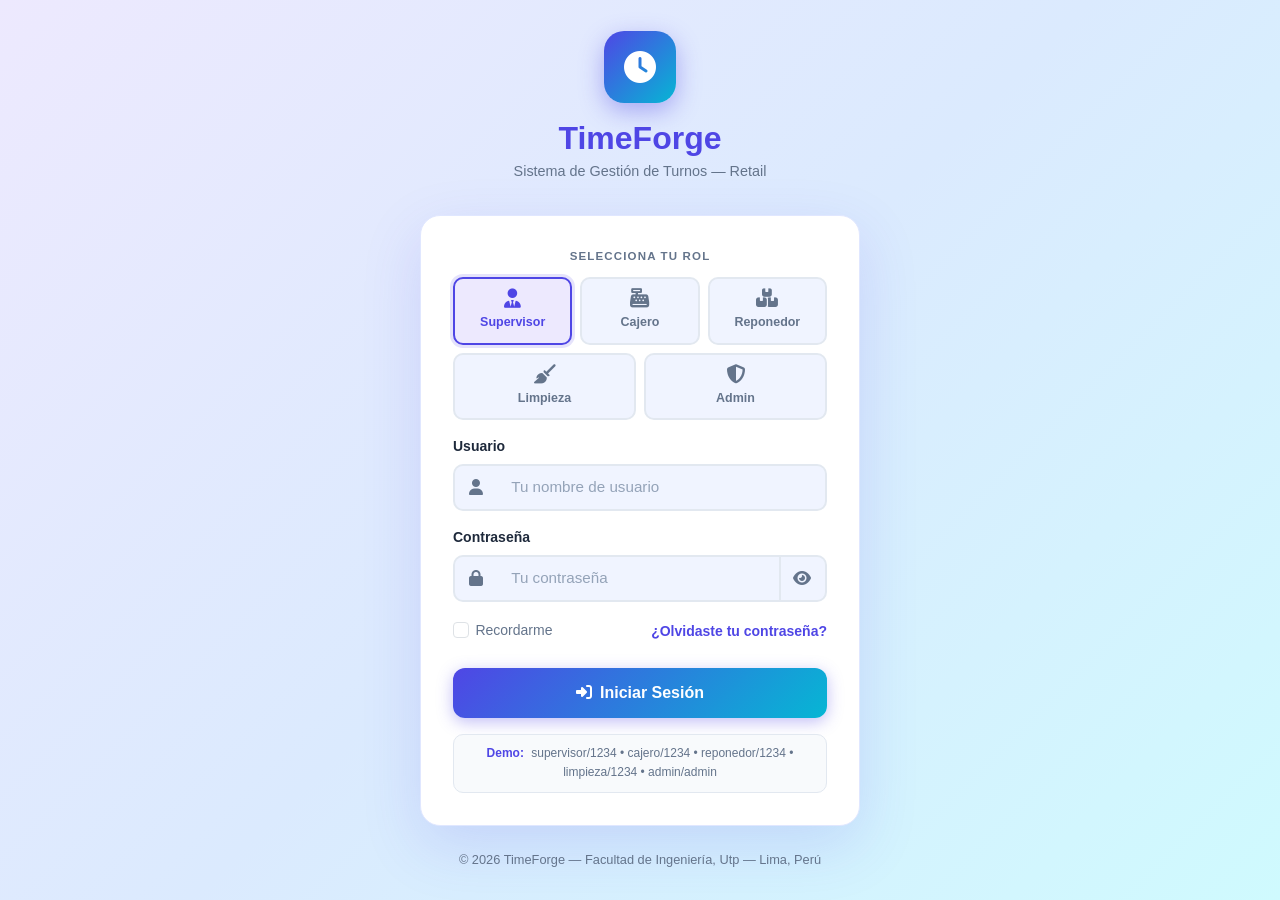
<file: src/main/resources/static/index.html>
<!DOCTYPE html>
<html lang="es">
<head>
    <meta charset="UTF-8">
    <meta name="viewport" content="width=device-width, initial-scale=1.0">
    <title>TimeForge - Iniciar Sesión</title>
    <link href="https://cdn.jsdelivr.net/npm/bootstrap@5.3.0/dist/css/bootstrap.min.css" rel="stylesheet">
    <link rel="stylesheet" href="https://cdnjs.cloudflare.com/ajax/libs/font-awesome/6.4.0/css/all.min.css">
    <link rel="stylesheet" href="css/style_login.css">
</head>

<body>
<div class="login-wrapper">

    <div class="brand-header">
        <div class="brand-icon"><i class="fa-solid fa-clock"></i></div>
        <h1>TimeForge</h1>
        <p>Sistema de Gestión de Turnos — Retail</p>
    </div>

    <div class="login-card">
        <p class="role-label text-center">Selecciona tu rol</p>

        <!-- Fila 1: roles operativos -->
        <div class="role-selector mb-2" id="roleSelector">
            <div class="role-btn active" data-role="supervisor">
                <i class="fa-solid fa-user-tie"></i> Supervisor
            </div>
            <div class="role-btn" data-role="cajero">
                <i class="fa-solid fa-cash-register"></i> Cajero
            </div>
            <div class="role-btn" data-role="reponedor">
                <i class="fa-solid fa-boxes-stacked"></i> Reponedor
            </div>
        </div>
        <!-- Fila 2: limpieza + admin -->
        <div class="role-selector mb-3">
            <div class="role-btn" data-role="limpieza">
                <i class="fa-solid fa-broom"></i> Limpieza
            </div>
            <div class="role-btn" data-role="admin">
                <i class="fa-solid fa-shield-halved"></i> Admin
            </div>
        </div>

        <div class="alert alert-login mb-3" id="loginAlert" style="display:none;">
            <i class="fa-solid fa-triangle-exclamation me-2"></i>
            <span id="alertMsg"></span>
        </div>

        <form id="loginForm" novalidate>
            <div class="mb-3">
                <label class="form-label">Usuario</label>
                <div class="input-group">
                    <span class="input-group-text"><i class="fa-solid fa-user"></i></span>
                    <input type="text" class="form-control" id="username" placeholder="Tu nombre de usuario" required>
                </div>
            </div>
            <div class="mb-3">
                <label class="form-label">Contraseña</label>
                <div class="input-group">
                    <span class="input-group-text"><i class="fa-solid fa-lock"></i></span>
                    <input type="password" class="form-control" id="password" placeholder="Tu contraseña" required>
                    <button type="button" class="btn-password-toggle" id="togglePassword">
                        <i class="fa-solid fa-eye" id="eyeIcon"></i>
                    </button>
                </div>
            </div>
            <div class="d-flex justify-content-between align-items-center mb-4">
                <div class="form-check">
                    <input class="form-check-input" type="checkbox" id="rememberMe">
                    <label class="form-check-label" for="rememberMe">Recordarme</label>
                </div>
                <a href="#" class="forgot-link">¿Olvidaste tu contraseña?</a>
            </div>
            <button type="submit" class="btn-login" id="btnLogin">
                <span id="btnText"><i class="fa-solid fa-right-to-bracket me-2"></i>Iniciar Sesión</span>
                <span id="btnSpinner" class="d-none">
                    <span class="spinner-border spinner-border-sm me-2"></span>Verificando...
                </span>
            </button>
        </form>

        <!-- Credenciales demo -->
        <div class="demo-hint mt-3">
            <span class="demo-title">Demo:</span>
            supervisor/1234 &bull; cajero/1234 &bull; reponedor/1234 &bull; limpieza/1234 &bull; admin/admin
        </div>
    </div>

    <div class="login-footer">
        &copy; <span id="year"></span> TimeForge — Facultad de Ingeniería, Utp — Lima, Perú
    </div>
</div>
<script src="https://cdn.jsdelivr.net/npm/bootstrap@5.3.0/dist/js/bootstrap.bundle.min.js"></script>
<script src="js/Auth.js"></script>
<script src="js/Store.js"></script>
<script src="js/login.js"></script>
</body>
</html>
</file>
<file: src/main/resources/static/css/style_login.css>
:root {
  --primary:   #4f46e5;
  --primary-h: #4338ca;
  --accent:    #06b6d4;
  --success:   #10b981;
  --warning:   #f59e0b;
  --danger:    #ef4444;
  --bg:        #f0f4ff;
  --card-bg:   #ffffff;
  --text:      #1e293b;
  --muted:     #64748b;
  --border:    #e2e8f0;
}

body {
  background: linear-gradient(135deg, #ede9fe 0%, #dbeafe 50%, #cffafe 100%);
  min-height: 100vh;
  display: flex;
  align-items: center;
  justify-content: center;
  font-family: 'Segoe UI', sans-serif;
  padding: 1rem;
}
.login-wrapper { width: 100%; max-width: 440px; }

/* Brand */
.brand-header { text-align: center; margin-bottom: 2rem; }
.brand-icon {
  width: 72px; height: 72px;
  background: linear-gradient(135deg, var(--primary), var(--accent));
  border-radius: 20px;
  display: inline-flex; align-items: center; justify-content: center;
  font-size: 2rem; color: #fff; margin-bottom: 1rem;
  box-shadow: 0 8px 24px rgba(79,70,229,0.4);
}
.brand-header h1 { font-size: 2rem; font-weight: 800; color: var(--primary); margin-bottom: 0.25rem; }
.brand-header p  { color: var(--muted); font-size: 0.9rem; margin: 0; }

/* Card */
.login-card {
  background: #ffffff;
  border: 1px solid #e0e7ff;
  border-radius: 20px;
  padding: 2rem;
  box-shadow: 0 20px 60px rgba(79,70,229,0.15);
}

/* Roles */
.role-label { font-size: 0.72rem; font-weight: 700; letter-spacing: 0.1em; text-transform: uppercase; color: var(--muted) !important; margin-bottom: 0.75rem !important; }
.role-selector { display: flex; gap: 0.5rem; }
.role-btn {
  flex: 1; padding: 0.65rem 0.4rem;
  border-radius: 10px;
  border: 2px solid var(--border);
  background: var(--bg);
  color: var(--muted);
  font-size: 0.78rem; font-weight: 600;
  text-align: center; cursor: pointer;
  transition: all 0.2s;
}
.role-btn i { display: block; font-size: 1.2rem; margin-bottom: 5px; }
.role-btn:hover { border-color: var(--primary); color: var(--primary); background: #ede9fe; }
.role-btn.active { border-color: var(--primary); background: #ede9fe; color: var(--primary); box-shadow: 0 0 0 3px rgba(79,70,229,0.15); }

/* Alert */
.alert-login { background: #fef2f2; border: 1px solid #fecaca; color: var(--danger); border-radius: 10px; font-size: 0.875rem; padding: 0.65rem 1rem; }

/* Form */
.form-label { color: var(--text); font-size: 0.875rem; font-weight: 600; display: block; margin-bottom: 0.4rem; }
.input-group { display: flex; }
.input-group-text { background: var(--bg); border: 2px solid var(--border); border-right: none; color: var(--muted); padding: 0.65rem 0.85rem; border-radius: 10px 0 0 10px; display: flex; align-items: center; }
.form-control { background: var(--bg); border: 2px solid var(--border); border-left: none; color: var(--text); padding: 0.65rem 1rem; font-size: 0.95rem; flex: 1; outline: none; font-family: inherit; border-radius: 0; }
.form-control::placeholder { color: #94a3b8; }
.form-control:focus { background: white; border-color: var(--primary); box-shadow: none; }
.input-group:focus-within .input-group-text,
.input-group:focus-within .form-control,
.input-group:focus-within .btn-password-toggle { border-color: var(--primary); }
.btn-password-toggle { background: var(--bg); border: 2px solid var(--border); border-left: none; color: var(--muted); padding: 0 0.85rem; cursor: pointer; border-radius: 0 10px 10px 0; display: flex; align-items: center; transition: color 0.2s; }
.btn-password-toggle:hover { color: var(--primary); }
.form-control:last-child { border-radius: 0 10px 10px 0; }

/* Checks */
.form-check { display: flex; align-items: center; gap: 0.4rem; }
.form-check-input { width: 1rem; height: 1rem; accent-color: var(--primary); margin: 0; cursor: pointer; }
.form-check-label { color: var(--muted); font-size: 0.875rem; cursor: pointer; margin: 0; }
.forgot-link { color: var(--primary); font-size: 0.875rem; text-decoration: none; font-weight: 600; }
.forgot-link:hover { color: var(--primary-h); text-decoration: underline; }

/* Btn Login */
.btn-login {
  width: 100%; padding: 0.8rem;
  border-radius: 12px; font-size: 1rem; font-weight: 700;
  background: linear-gradient(135deg, var(--primary), var(--accent));
  border: none; color: #fff; cursor: pointer;
  transition: all 0.2s;
  font-family: inherit;
  display: flex; align-items: center; justify-content: center;
  box-shadow: 0 4px 16px rgba(79,70,229,0.35);
}
.btn-login:hover:not(:disabled) { transform: translateY(-2px); box-shadow: 0 8px 24px rgba(79,70,229,0.45); }
.btn-login:disabled { opacity: 0.6; cursor: not-allowed; }

.spinner-border-sm { width: 1rem; height: 1rem; border: 0.15em solid currentColor; border-right-color: transparent; border-radius: 50%; display: inline-block; animation: spin 0.75s linear infinite; vertical-align: middle; }
@keyframes spin { to { transform: rotate(360deg); } }

/* Footer */
.login-footer { text-align: center; margin-top: 1.5rem; color: var(--muted); font-size: 0.8rem; }

/* Demo hint */
.demo-hint { background: #f8fafc; border: 1px solid var(--border); border-radius: 10px; padding: 0.6rem 0.9rem; font-size: 0.75rem; color: var(--muted); text-align: center; line-height: 1.6; }
.demo-title { color: var(--primary); font-weight: 700; margin-right: 4px; }

/* Utilities */
.d-none { display: none !important; }
.d-flex { display: flex !important; }
.align-items-center { align-items: center !important; }
.justify-content-between { justify-content: space-between !important; }
.mb-1 { margin-bottom: 0.25rem !important; }
.mb-2 { margin-bottom: 0.5rem !important; }
.mb-3 { margin-bottom: 1rem !important; }
.mb-4 { margin-bottom: 1.5rem !important; }
.mt-3 { margin-top: 1rem !important; }
.me-2 { margin-right: 0.5rem !important; }
.text-center { text-align: center !important; }
</file>
<file: src/main/resources/static/css/style_admin.css>
:root {
  --primary:   #dc2626;
  --accent:    #f97316;
  --success:   #10b981;
  --info:      #06b6d4;
  --warning:   #f59e0b;
  --bg:        #fff7ed;
  --sidebar-from: #7f1d1d;
  --sidebar-to:   #991b1b;
  --text:      #1e293b;
  --muted:     #64748b;
  --border:    #fed7aa;
}

* { box-sizing: border-box; }
body { margin: 0; font-family: 'Segoe UI', sans-serif; background: var(--bg); }

#sidebar-wrapper {
  min-height: 100vh; width: 260px; flex-shrink: 0;
  background: linear-gradient(180deg, var(--sidebar-from) 0%, var(--sidebar-to) 100%);
  transition: width 0.25s ease; overflow: hidden;
}
.sidebar-heading { color: #fff; font-size: 1.1rem; padding: 1.5rem 1rem; border-bottom: 1px solid rgba(255,255,255,0.15); }
.role-badge { display: inline-block; background: rgba(249,115,22,0.3); color: #fed7aa; border-radius: 20px; padding: 0.2rem 0.8rem; font-size: 0.7rem; font-weight: 700; letter-spacing: 0.08em; text-transform: uppercase; margin-top: 0.35rem; }
.list-group-item { background: transparent !important; color: rgba(255,255,255,0.7) !important; border: none !important; padding: 0.85rem 1.25rem; font-size: 0.9rem; font-weight: 500; transition: all 0.2s; border-left: 3px solid transparent !important; }
#list-fijos .list-group-item,
#list-flex .list-group-item { background: white !important; color: var(--text) !important; border-bottom: 1px solid var(--border) !important; padding: 0.5rem 0.75rem; }
.list-group-item:hover { color: #fff !important; background: rgba(255,255,255,0.1) !important; }
.list-group-item.active { color: #fff !important; background: rgba(255,255,255,0.15) !important; border-left-color: #fb923c !important; }
#wrapper.toggled #sidebar-wrapper { width: 0; }

.navbar { background: #fff; border-bottom: 1px solid var(--border); padding: 0.85rem 1.5rem; display: flex; align-items: center; box-shadow: 0 1px 4px rgba(0,0,0,0.06); }
.avatar-circle { width: 38px; height: 38px; border-radius: 50%; display: inline-flex; align-items: center; justify-content: center; color: white; font-size: 1rem; background: linear-gradient(135deg, var(--primary), var(--accent)); }

.card { border: 1px solid var(--border); border-radius: 14px; background: white; }
.card-header { background: white; border-bottom: 1px solid var(--border); border-radius: 14px 14px 0 0 !important; padding: 1rem 1.25rem; font-weight: 700; color: var(--text); }

.stat-card { display: flex; align-items: center; gap: 1rem; padding: 1.2rem; background: white; border-radius: 14px; border: 1px solid var(--border); box-shadow: 0 2px 8px rgba(0,0,0,0.05); }
.stat-icon { width: 52px; height: 52px; border-radius: 14px; display: flex; align-items: center; justify-content: center; color: white; font-size: 1.3rem; flex-shrink: 0; }
.stat-num { font-size: 1.8rem; font-weight: 800; color: var(--text); line-height: 1; }
.stat-label { font-size: 0.8rem; color: var(--muted); margin-top: 0.2rem; }
</file>
<file: src/main/resources/static/css/style_cajero.css>
:root {
  --primary:   #4f46e5;
  --accent:    #06b6d4;
  --success:   #10b981;
  --warning:   #f59e0b;
  --danger:    #ef4444;
  --bg:        #f0f4ff;
  --sidebar-from: #312e81;
  --sidebar-to:   #1e40af;
  --text:      #1e293b;
  --muted:     #64748b;
  --border:    #e2e8f0;
}

* { box-sizing: border-box; }
body { margin: 0; font-family: 'Segoe UI', sans-serif; background: var(--bg); }

/* ── SIDEBAR ── */
#sidebar-wrapper {
  min-height: 100vh; width: 260px; flex-shrink: 0;
  background: linear-gradient(180deg, var(--sidebar-from) 0%, var(--sidebar-to) 100%);
  transition: width 0.25s ease;
  overflow: hidden;
}
.sidebar-heading { color: #fff; font-size: 1.1rem; padding: 1.5rem 1rem; border-bottom: 1px solid rgba(255,255,255,0.15); }
.role-badge { display: inline-block; background: rgba(6,182,212,0.3); color: #67e8f9; border-radius: 20px; padding: 0.2rem 0.8rem; font-size: 0.7rem; font-weight: 700; letter-spacing: 0.08em; text-transform: uppercase; margin-top: 0.35rem; }

.list-group-item {
  background: transparent !important;
  color: rgba(255,255,255,0.7) !important;
  border: none !important;
  padding: 0.85rem 1.25rem;
  font-size: 0.9rem;
  font-weight: 500;
  transition: all 0.2s;
  border-radius: 0 !important;
  border-left: 3px solid transparent !important;
}
.list-group-item:hover { color: #fff !important; background: rgba(255,255,255,0.1) !important; }
.list-group-item.active { color: #fff !important; background: rgba(255,255,255,0.15) !important; border-left-color: #06b6d4 !important; }

/* Toggle */
#wrapper.toggled #sidebar-wrapper { width: 0; }

/* ── NAVBAR ── */
.navbar { background: #fff; border-bottom: 1px solid var(--border); padding: 0.85rem 1.5rem; display: flex; align-items: center; box-shadow: 0 1px 4px rgba(0,0,0,0.06); }
.avatar-circle { width: 38px; height: 38px; border-radius: 50%; display: inline-flex; align-items: center; justify-content: center; color: white; font-size: 1rem; background: linear-gradient(135deg, var(--primary), var(--accent)); }

/* ── CARDS ── */
.card { border: 1px solid var(--border); border-radius: 14px; background: white; }
.card-header { background: white; border-bottom: 1px solid var(--border); border-radius: 14px 14px 0 0 !important; padding: 1rem 1.25rem; font-weight: 700; color: var(--text); }

/* Ticket form */
.ticket-form-card { border: 2px solid #c7d2fe; background: #f5f3ff; }
.btn-ticket { background: linear-gradient(135deg, var(--primary), var(--accent)); color: white; border: none; border-radius: 10px; padding: 0.7rem 1.5rem; font-weight: 700; cursor: pointer; width: 100%; font-size: 0.95rem; transition: all 0.2s; }
.btn-ticket:hover { transform: translateY(-1px); box-shadow: 0 4px 14px rgba(79,70,229,0.4); }

.ticket-badge-pendiente  { background: #fef3c7; color: #92400e; border-radius: 6px; padding: 0.2rem 0.6rem; font-size: 0.72rem; font-weight: 700; }
.ticket-badge-proceso    { background: #dbeafe; color: #1e40af; border-radius: 6px; padding: 0.2rem 0.6rem; font-size: 0.72rem; font-weight: 700; }
.ticket-badge-resuelto   { background: #d1fae5; color: #065f46; border-radius: 6px; padding: 0.2rem 0.6rem; font-size: 0.72rem; font-weight: 700; }

.ticket-item { border: 1px solid var(--border); border-radius: 10px; padding: 0.9rem 1rem; margin-bottom: 0.6rem; background: white; }
.ticket-item:hover { border-color: #c7d2fe; }
</file>
<file: src/main/resources/static/css/style_limpieza.css>
:root {
  --primary:   #7c3aed;
  --accent:    #a78bfa;
  --success:   #10b981;
  --warning:   #f59e0b;
  --danger:    #ef4444;
  --bg:        #faf5ff;
  --sidebar-from: #4c1d95;
  --sidebar-to:   #5b21b6;
  --text:      #1e293b;
  --muted:     #64748b;
  --border:    #ede9fe;
}

* { box-sizing: border-box; }
body { margin: 0; font-family: 'Segoe UI', sans-serif; background: var(--bg); }

#sidebar-wrapper {
  min-height: 100vh; width: 260px; flex-shrink: 0;
  background: linear-gradient(180deg, var(--sidebar-from) 0%, var(--sidebar-to) 100%);
  transition: width 0.25s ease; overflow: hidden;
}
.sidebar-heading { color: #fff; font-size: 1.1rem; padding: 1.5rem 1rem; border-bottom: 1px solid rgba(255,255,255,0.15); }
.role-badge { display: inline-block; background: rgba(167,139,250,0.3); color: #c4b5fd; border-radius: 20px; padding: 0.2rem 0.8rem; font-size: 0.7rem; font-weight: 700; letter-spacing: 0.08em; text-transform: uppercase; margin-top: 0.35rem; }
.list-group-item { background: transparent !important; color: rgba(255,255,255,0.7) !important; border: none !important; padding: 0.85rem 1.25rem; font-size: 0.9rem; font-weight: 500; transition: all 0.2s; border-left: 3px solid transparent !important; }
#list-fijos .list-group-item,
#list-flex .list-group-item { background: white !important; color: var(--text) !important; border-bottom: 1px solid var(--border) !important; padding: 0.5rem 0.75rem; }
.list-group-item:hover { color: #fff !important; background: rgba(255,255,255,0.1) !important; }
.list-group-item.active { color: #fff !important; background: rgba(255,255,255,0.15) !important; border-left-color: #a78bfa !important; }
#wrapper.toggled #sidebar-wrapper { width: 0; }

.navbar { background: #fff; border-bottom: 1px solid var(--border); padding: 0.85rem 1.5rem; display: flex; align-items: center; box-shadow: 0 1px 4px rgba(0,0,0,0.06); }
.avatar-circle { width: 38px; height: 38px; border-radius: 50%; display: inline-flex; align-items: center; justify-content: center; color: white; font-size: 1rem; background: linear-gradient(135deg, var(--primary), var(--accent)); }

.bg-purple { background: linear-gradient(135deg, var(--primary), var(--accent)) !important; }
.text-purple { color: var(--primary) !important; }
.border-purple { border-color: var(--primary) !important; }
.badge.bg-purple { background: var(--primary) !important; }
.alert-purple { background: #ede9fe; border: 1px solid #c4b5fd; color: var(--primary); border-radius: 10px; padding: 0.75rem 1rem; }

.card { border: 1px solid var(--border); border-radius: 14px; background: white; }
.card-header { background: white; border-bottom: 1px solid var(--border); border-radius: 14px 14px 0 0 !important; padding: 1rem 1.25rem; font-weight: 700; color: var(--text); }

.ticket-form-card { border: 2px solid #c4b5fd; background: #faf5ff; }
.btn-ticket { background: linear-gradient(135deg, var(--primary), var(--accent)); color: white; border: none; border-radius: 10px; padding: 0.7rem 1.5rem; font-weight: 700; cursor: pointer; width: 100%; font-size: 0.95rem; transition: all 0.2s; }
.btn-ticket:hover { transform: translateY(-1px); box-shadow: 0 4px 14px rgba(124,58,237,0.4); }

.ticket-badge-pendiente  { background: #fef3c7; color: #92400e; border-radius: 6px; padding: 0.2rem 0.6rem; font-size: 0.72rem; font-weight: 700; }
.ticket-badge-proceso    { background: #dbeafe; color: #1e40af; border-radius: 6px; padding: 0.2rem 0.6rem; font-size: 0.72rem; font-weight: 700; }
.ticket-badge-resuelto   { background: #d1fae5; color: #065f46; border-radius: 6px; padding: 0.2rem 0.6rem; font-size: 0.72rem; font-weight: 700; }
.ticket-item { border: 1px solid var(--border); border-radius: 10px; padding: 0.9rem 1rem; margin-bottom: 0.6rem; background: white; }
.ticket-item:hover { border-color: #c4b5fd; }
</file>
<file: src/main/resources/static/css/style_reponedor.css>
:root {
  --primary:   #059669;
  --accent:    #10b981;
  --secondary: #4f46e5;
  --warning:   #f59e0b;
  --danger:    #ef4444;
  --bg:        #f0fdf4;
  --sidebar-from: #064e3b;
  --sidebar-to:   #065f46;
  --text:      #1e293b;
  --muted:     #64748b;
  --border:    #d1fae5;
}

* { box-sizing: border-box; }
body { margin: 0; font-family: 'Segoe UI', sans-serif; background: var(--bg); }

#sidebar-wrapper {
  min-height: 100vh; width: 260px; flex-shrink: 0;
  background: linear-gradient(180deg, var(--sidebar-from) 0%, var(--sidebar-to) 100%);
  transition: width 0.25s ease; overflow: hidden;
}
.sidebar-heading { color: #fff; font-size: 1.1rem; padding: 1.5rem 1rem; border-bottom: 1px solid rgba(255,255,255,0.15); }
.role-badge { display: inline-block; background: rgba(16,185,129,0.3); color: #6ee7b7; border-radius: 20px; padding: 0.2rem 0.8rem; font-size: 0.7rem; font-weight: 700; letter-spacing: 0.08em; text-transform: uppercase; margin-top: 0.35rem; }
.list-group-item { background: transparent !important; color: rgba(255,255,255,0.7) !important; border: none !important; padding: 0.85rem 1.25rem; font-size: 0.9rem; font-weight: 500; transition: all 0.2s; border-left: 3px solid transparent !important; }
#list-fijos .list-group-item,
#list-flex .list-group-item { background: white !important; color: var(--text) !important; border-bottom: 1px solid var(--border) !important; padding: 0.5rem 0.75rem; }
.list-group-item:hover { color: #fff !important; background: rgba(255,255,255,0.1) !important; }
.list-group-item.active { color: #fff !important; background: rgba(255,255,255,0.15) !important; border-left-color: #34d399 !important; }
#wrapper.toggled #sidebar-wrapper { width: 0; }

.navbar { background: #fff; border-bottom: 1px solid var(--border); padding: 0.85rem 1.5rem; display: flex; align-items: center; box-shadow: 0 1px 4px rgba(0,0,0,0.06); }
.avatar-circle { width: 38px; height: 38px; border-radius: 50%; display: inline-flex; align-items: center; justify-content: center; color: white; font-size: 1rem; background: linear-gradient(135deg, var(--primary), var(--accent)); }

.card { border: 1px solid var(--border); border-radius: 14px; background: white; }
.card-header { background: white; border-bottom: 1px solid var(--border); border-radius: 14px 14px 0 0 !important; padding: 1rem 1.25rem; font-weight: 700; color: var(--text); }

.ticket-form-card { border: 2px solid #a7f3d0; background: #f0fdf4; }
.btn-ticket { background: linear-gradient(135deg, var(--primary), #34d399); color: white; border: none; border-radius: 10px; padding: 0.7rem 1.5rem; font-weight: 700; cursor: pointer; width: 100%; font-size: 0.95rem; transition: all 0.2s; }
.btn-ticket:hover { transform: translateY(-1px); box-shadow: 0 4px 14px rgba(5,150,105,0.4); }

.ticket-badge-pendiente  { background: #fef3c7; color: #92400e; border-radius: 6px; padding: 0.2rem 0.6rem; font-size: 0.72rem; font-weight: 700; }
.ticket-badge-proceso    { background: #dbeafe; color: #1e40af; border-radius: 6px; padding: 0.2rem 0.6rem; font-size: 0.72rem; font-weight: 700; }
.ticket-badge-resuelto   { background: #d1fae5; color: #065f46; border-radius: 6px; padding: 0.2rem 0.6rem; font-size: 0.72rem; font-weight: 700; }
.ticket-item { border: 1px solid var(--border); border-radius: 10px; padding: 0.9rem 1rem; margin-bottom: 0.6rem; background: white; }
.ticket-item:hover { border-color: #6ee7b7; }
</file>
<file: src/main/resources/static/css/style_supervisor.css>
:root {
  --primary:   #0369a1;
  --accent:    #0ea5e9;
  --success:   #10b981;
  --warning:   #f59e0b;
  --danger:    #ef4444;
  --bg:        #f0f9ff;
  --sidebar-from: #0c4a6e;
  --sidebar-to:   #075985;
  --text:      #1e293b;
  --muted:     #64748b;
  --border:    #bae6fd;
}

* { box-sizing: border-box; }
body { margin: 0; font-family: 'Segoe UI', sans-serif; background: var(--bg); }

#sidebar-wrapper {
  min-height: 100vh; width: 260px; flex-shrink: 0;
  background: linear-gradient(180deg, var(--sidebar-from) 0%, var(--sidebar-to) 100%);
  transition: width 0.25s ease; overflow: hidden;
}
.sidebar-heading { color: #fff; font-size: 1.1rem; padding: 1.5rem 1rem; border-bottom: 1px solid rgba(255,255,255,0.15); }
.role-badge { display: inline-block; background: rgba(14,165,233,0.3); color: #7dd3fc; border-radius: 20px; padding: 0.2rem 0.8rem; font-size: 0.7rem; font-weight: 700; letter-spacing: 0.08em; text-transform: uppercase; margin-top: 0.35rem; }
.list-group-item { background: transparent !important; color: rgba(255,255,255,0.7) !important; border: none !important; padding: 0.85rem 1.25rem; font-size: 0.9rem; font-weight: 500; transition: all 0.2s; border-left: 3px solid transparent !important; }
#list-fijos .list-group-item,
#list-flex .list-group-item { background: white !important; color: var(--text) !important; border-bottom: 1px solid var(--border) !important; padding: 0.5rem 0.75rem; }
.list-group-item:hover { color: #fff !important; background: rgba(255,255,255,0.1) !important; }
.list-group-item.active { color: #fff !important; background: rgba(255,255,255,0.15) !important; border-left-color: #38bdf8 !important; }
#wrapper.toggled #sidebar-wrapper { width: 0; }

.navbar { background: #fff; border-bottom: 1px solid var(--border); padding: 0.85rem 1.5rem; display: flex; align-items: center; box-shadow: 0 1px 4px rgba(0,0,0,0.06); }
.avatar-circle { width: 38px; height: 38px; border-radius: 50%; display: inline-flex; align-items: center; justify-content: center; color: white; font-size: 1rem; background: linear-gradient(135deg, var(--primary), var(--accent)); }

.card { border: 1px solid var(--border); border-radius: 14px; background: white; }
.card-header { background: white; border-bottom: 1px solid var(--border); border-radius: 14px 14px 0 0 !important; padding: 1rem 1.25rem; font-weight: 700; color: var(--text); }

/* Turno bloques */
.turno-fijo     { background: linear-gradient(135deg, #4f46e5, #7c3aed); }
.turno-flexible { background: linear-gradient(135deg, #059669, #10b981); }
.drop-zone.drop-hover { background: #e0f2fe !important; outline: 2px dashed var(--accent); }
.empleado-drag:hover { background: #f0f9ff; cursor: grab; }
.dragging { opacity: 0.5; }

/* Tickets supervisor */
.ticket-supervisor { border: 1px solid var(--border); border-radius: 10px; padding: 1rem; margin-bottom: 0.6rem; background: white; }
.ticket-supervisor:hover { border-color: var(--accent); box-shadow: 0 2px 8px rgba(14,165,233,0.15); }
.btn-estado { border: none; border-radius: 8px; padding: 0.35rem 0.8rem; font-size: 0.78rem; font-weight: 700; cursor: pointer; transition: all 0.15s; }
.btn-estado-proceso  { background: #dbeafe; color: #1e40af; }
.btn-estado-resuelto { background: #d1fae5; color: #065f46; }
.btn-estado:hover { transform: scale(1.05); }

.ticket-badge-pendiente { background: #fef3c7; color: #92400e; border-radius: 6px; padding: 0.2rem 0.6rem; font-size: 0.72rem; font-weight: 700; }
.ticket-badge-proceso   { background: #dbeafe; color: #1e40af;  border-radius: 6px; padding: 0.2rem 0.6rem; font-size: 0.72rem; font-weight: 700; }
.ticket-badge-resuelto  { background: #d1fae5; color: #065f46;  border-radius: 6px; padding: 0.2rem 0.6rem; font-size: 0.72rem; font-weight: 700; }

.filter-tab { border: 2px solid var(--border); border-radius: 8px; padding: 0.4rem 1rem; background: white; color: var(--muted); font-weight: 600; font-size: 0.82rem; cursor: pointer; transition: all 0.15s; }
.filter-tab.active, .filter-tab:hover { border-color: var(--accent); color: var(--primary); background: #e0f2fe; }
</file>
